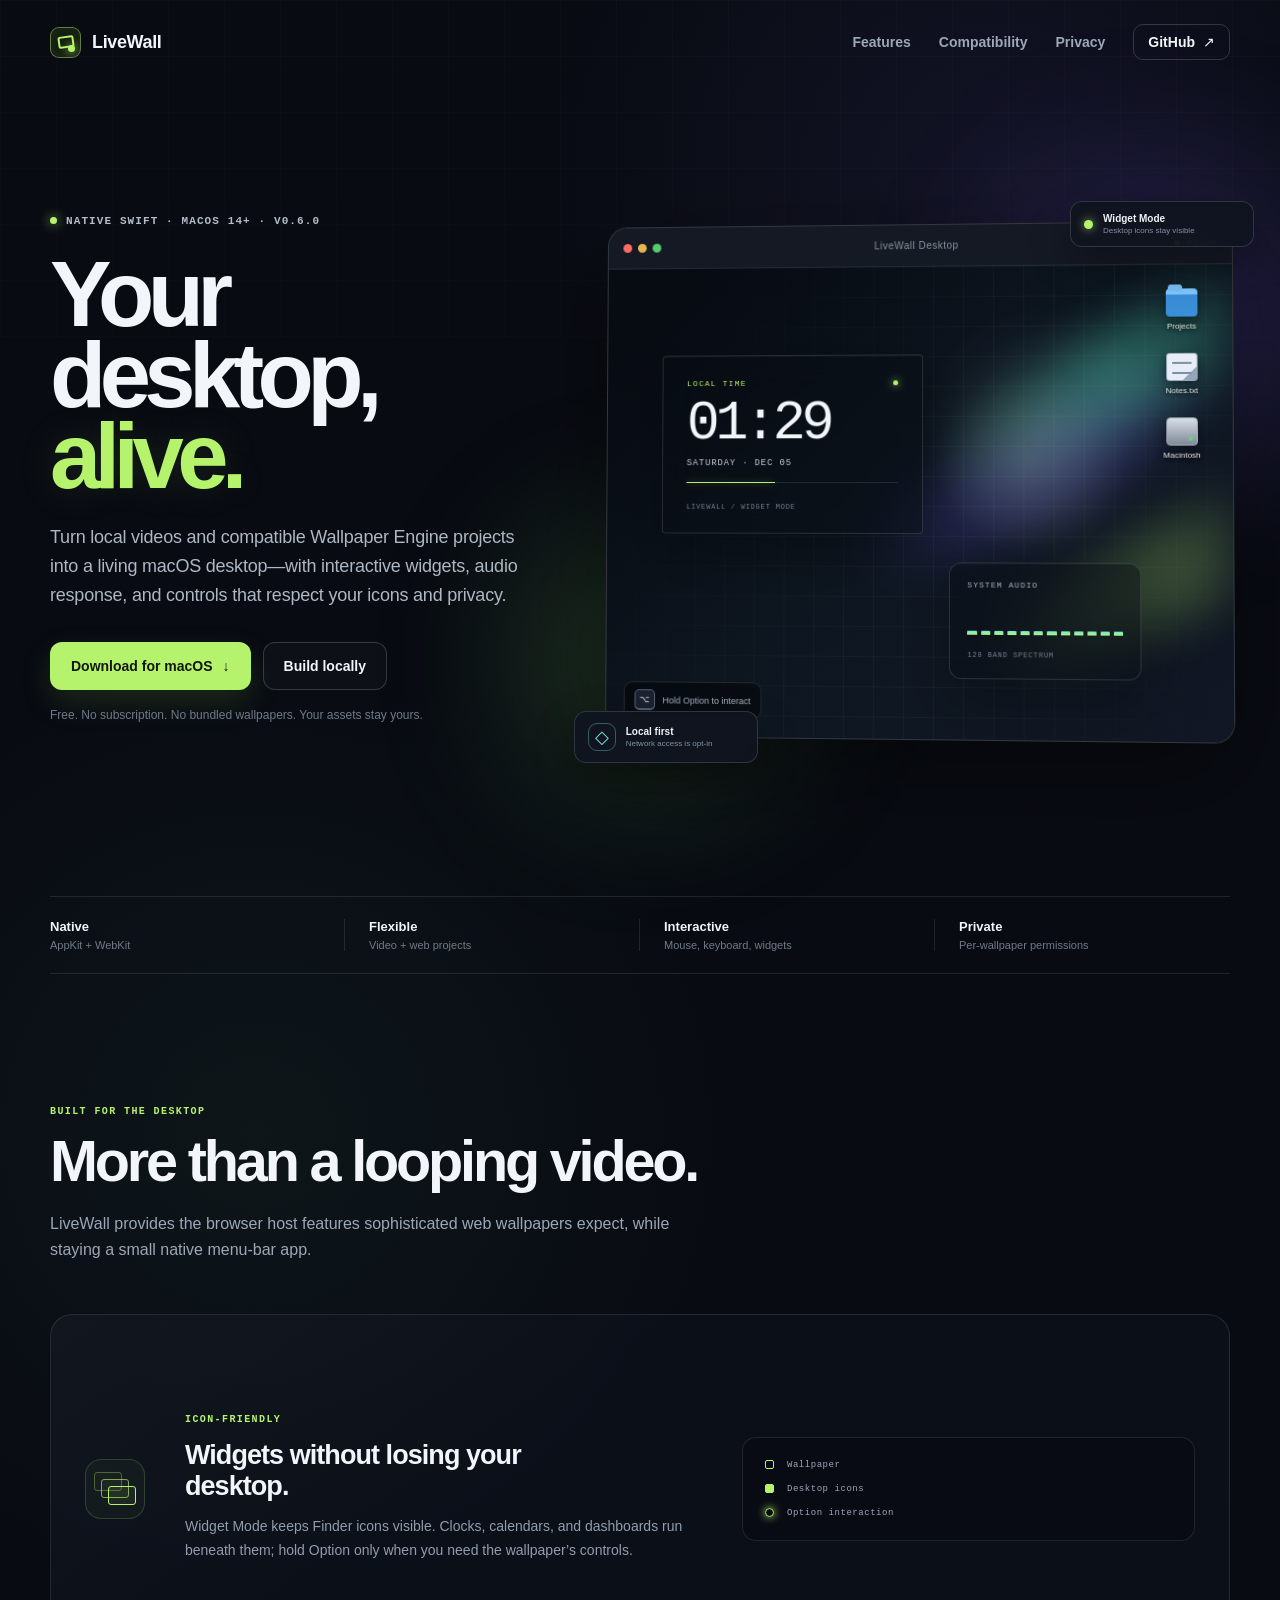
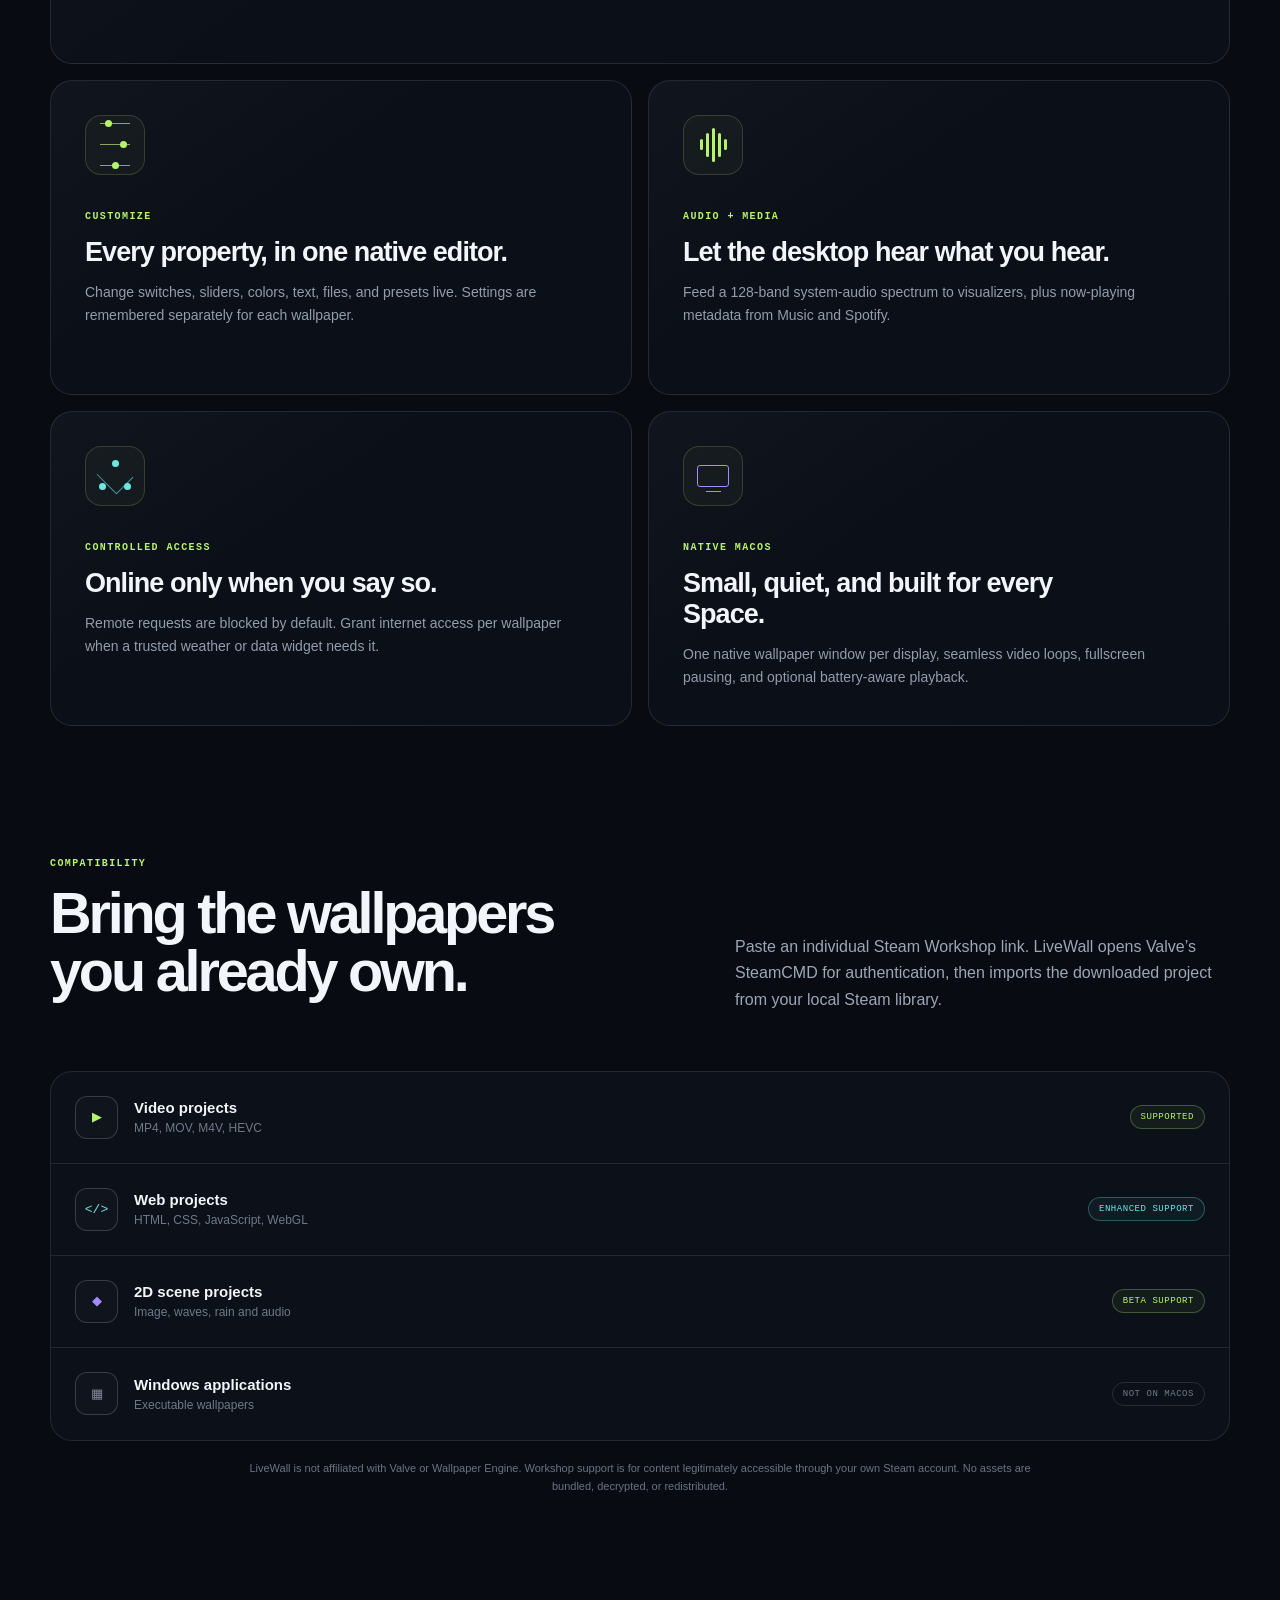
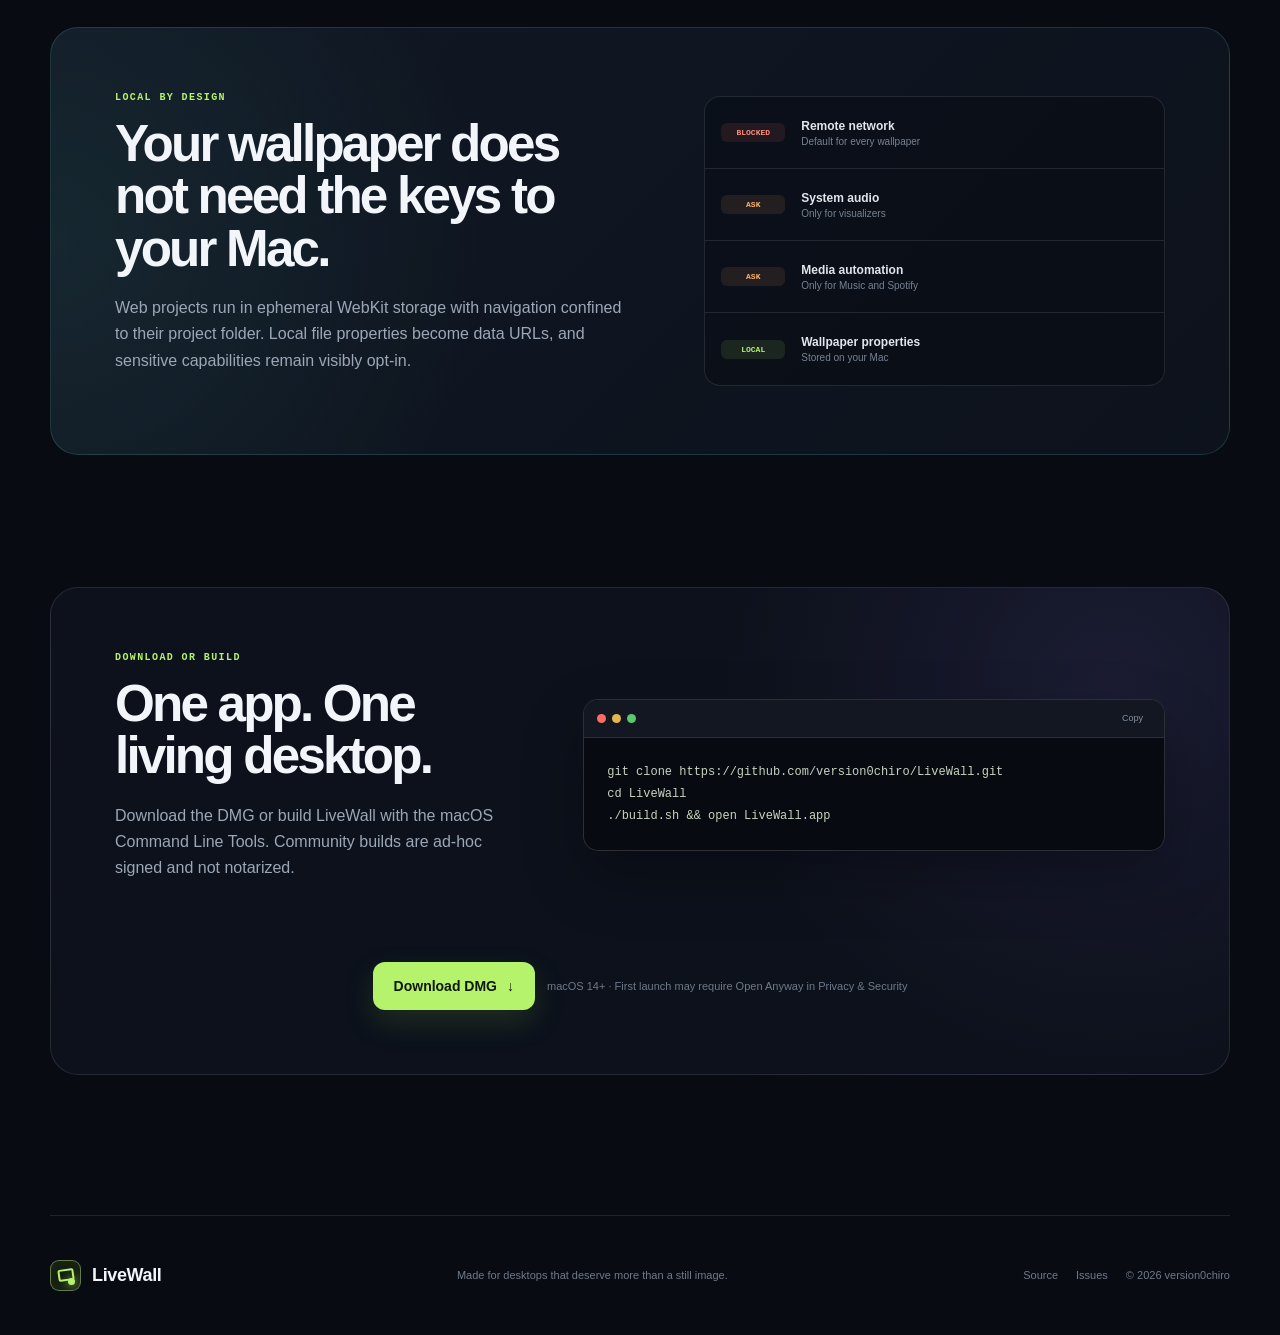
<file: docs/index.html>
<!doctype html>
<html lang="en">
  <head>
    <meta charset="utf-8">
    <meta name="viewport" content="width=device-width, initial-scale=1">
    <meta name="theme-color" content="#080b12">
    <meta
      name="description"
      content="LiveWall is a native macOS live wallpaper player for local videos and compatible Wallpaper Engine projects."
    >
    <meta property="og:title" content="LiveWall — Your desktop, alive.">
    <meta
      property="og:description"
      content="Play local videos and compatible Wallpaper Engine projects on macOS—with widgets, interaction, properties, audio visualization, and privacy controls."
    >
    <meta property="og:type" content="website">
    <meta property="og:url" content="https://version0chiro.github.io/LiveWall/">
    <meta
      property="og:image"
      content="https://version0chiro.github.io/LiveWall/social-preview.svg"
    >
    <meta name="twitter:card" content="summary_large_image">
    <title>LiveWall — Native live wallpapers for macOS</title>
    <link rel="canonical" href="https://version0chiro.github.io/LiveWall/">
    <link rel="icon" href="favicon.svg" type="image/svg+xml">
    <link rel="stylesheet" href="styles.css">
    <script src="script.js" defer></script>
  </head>
  <body>
    <a class="skip-link" href="#main">Skip to content</a>

    <header class="site-header">
      <a class="brand" href="#" aria-label="LiveWall home">
        <span class="brand-mark" aria-hidden="true">
          <span></span>
          <span></span>
        </span>
        <span>LiveWall</span>
      </a>

      <nav aria-label="Primary navigation">
        <a href="#features">Features</a>
        <a href="#compatibility">Compatibility</a>
        <a href="#privacy">Privacy</a>
        <a
          class="nav-github"
          href="https://github.com/version0chiro/LiveWall"
        >
          GitHub
          <span aria-hidden="true">↗</span>
        </a>
      </nav>
    </header>

    <main id="main">
      <section class="hero">
        <div class="hero-copy">
          <div class="eyebrow">
            <span class="status-dot" aria-hidden="true"></span>
            Native Swift · macOS 14+ · v0.6.0
          </div>
          <h1>Your desktop,<br><span>alive.</span></h1>
          <p class="hero-lede">
            Turn local videos and compatible Wallpaper Engine projects into a
            living macOS desktop—with interactive widgets, audio response, and
            controls that respect your icons and privacy.
          </p>
          <div class="hero-actions">
            <a
              class="button button-primary"
              href="https://github.com/version0chiro/LiveWall/releases/latest/download/LiveWall-v0.6.0.dmg"
            >
              Download for macOS
              <span aria-hidden="true">↓</span>
            </a>
            <a class="button button-secondary" href="#install">Build locally</a>
          </div>
          <p class="hero-note">
            Free. No subscription. No bundled wallpapers. Your assets stay
            yours.
          </p>
        </div>

        <div class="hero-visual" aria-label="LiveWall desktop demonstration">
          <div class="ambient ambient-one" aria-hidden="true"></div>
          <div class="ambient ambient-two" aria-hidden="true"></div>

          <div class="mac-frame">
            <div class="mac-toolbar" aria-hidden="true">
              <div class="traffic-lights"><i></i><i></i><i></i></div>
              <span>LiveWall Desktop</span>
              <div class="toolbar-status">
                <i></i>
                Active
              </div>
            </div>

            <div class="demo-desktop" tabindex="0">
              <div class="aurora" aria-hidden="true">
                <span></span>
                <span></span>
                <span></span>
              </div>
              <div class="grid" aria-hidden="true"></div>
              <div class="cursor-glow" aria-hidden="true"></div>

              <div class="desktop-icons" aria-hidden="true">
                <div><i class="folder-icon"></i><span>Projects</span></div>
                <div><i class="file-icon"></i><span>Notes.txt</span></div>
                <div><i class="drive-icon"></i><span>Macintosh</span></div>
              </div>

              <article class="clock-widget">
                <div class="widget-kicker">
                  <span>LOCAL TIME</span>
                  <i></i>
                </div>
                <strong id="demo-time">10:09</strong>
                <p id="demo-date">THURSDAY · OCT 22</p>
                <div class="clock-rule"><span></span></div>
                <small>LIVEWALL / WIDGET MODE</small>
              </article>

              <article class="system-widget">
                <span>SYSTEM AUDIO</span>
                <div class="equalizer" aria-hidden="true">
                  <i></i><i></i><i></i><i></i><i></i><i></i><i></i><i></i>
                  <i></i><i></i><i></i><i></i>
                </div>
                <small>128 BAND SPECTRUM</small>
              </article>

              <div class="interaction-callout">
                <kbd>⌥</kbd>
                <span>Hold Option to interact</span>
              </div>
            </div>
          </div>

          <div class="floating-card mode-card" aria-hidden="true">
            <i></i>
            <span><strong>Widget Mode</strong>Desktop icons stay visible</span>
          </div>
          <div class="floating-card privacy-card" aria-hidden="true">
            <span class="shield">◇</span>
            <span><strong>Local first</strong>Network access is opt-in</span>
          </div>
        </div>
      </section>

      <section class="signal-strip" aria-label="LiveWall highlights">
        <div><strong>Native</strong><span>AppKit + WebKit</span></div>
        <div><strong>Flexible</strong><span>Video + web projects</span></div>
        <div><strong>Interactive</strong><span>Mouse, keyboard, widgets</span></div>
        <div><strong>Private</strong><span>Per-wallpaper permissions</span></div>
      </section>

      <section class="section features" id="features">
        <div class="section-heading">
          <p class="section-label">BUILT FOR THE DESKTOP</p>
          <h2>More than a looping video.</h2>
          <p>
            LiveWall provides the browser host features sophisticated web
            wallpapers expect, while staying a small native menu-bar app.
          </p>
        </div>

        <div class="feature-grid">
          <article class="feature-card feature-wide">
            <div class="feature-icon icon-layers" aria-hidden="true">
              <span></span><span></span><span></span>
            </div>
            <div>
              <p class="card-label">ICON-FRIENDLY</p>
              <h3>Widgets without losing your desktop.</h3>
              <p>
                Widget Mode keeps Finder icons visible. Clocks, calendars, and
                dashboards run beneath them; hold Option only when you need the
                wallpaper’s controls.
              </p>
            </div>
            <div class="mini-mode-demo" aria-hidden="true">
              <div><i></i><span>Wallpaper</span></div>
              <div><i></i><span>Desktop icons</span></div>
              <div><i></i><span>Option interaction</span></div>
            </div>
          </article>

          <article class="feature-card">
            <div class="feature-icon icon-sliders" aria-hidden="true">
              <span></span><span></span><span></span>
            </div>
            <p class="card-label">CUSTOMIZE</p>
            <h3>Every property, in one native editor.</h3>
            <p>
              Change switches, sliders, colors, text, files, and presets live.
              Settings are remembered separately for each wallpaper.
            </p>
          </article>

          <article class="feature-card">
            <div class="feature-icon icon-wave" aria-hidden="true">
              <i></i><i></i><i></i><i></i><i></i>
            </div>
            <p class="card-label">AUDIO + MEDIA</p>
            <h3>Let the desktop hear what you hear.</h3>
            <p>
              Feed a 128-band system-audio spectrum to visualizers, plus
              now-playing metadata from Music and Spotify.
            </p>
          </article>

          <article class="feature-card">
            <div class="feature-icon icon-network" aria-hidden="true">
              <i></i><i></i><i></i><span></span>
            </div>
            <p class="card-label">CONTROLLED ACCESS</p>
            <h3>Online only when you say so.</h3>
            <p>
              Remote requests are blocked by default. Grant internet access per
              wallpaper when a trusted weather or data widget needs it.
            </p>
          </article>

          <article class="feature-card">
            <div class="feature-icon icon-display" aria-hidden="true">
              <span></span><i></i>
            </div>
            <p class="card-label">NATIVE MACOS</p>
            <h3>Small, quiet, and built for every Space.</h3>
            <p>
              One native wallpaper window per display, seamless video loops,
              fullscreen pausing, and optional battery-aware playback.
            </p>
          </article>
        </div>
      </section>

      <section class="section compatibility" id="compatibility">
        <div class="section-heading split-heading">
          <div>
            <p class="section-label">COMPATIBILITY</p>
            <h2>Bring the wallpapers you already own.</h2>
          </div>
          <p>
            Paste an individual Steam Workshop link. LiveWall opens Valve’s
            SteamCMD for authentication, then imports the downloaded project
            from your local Steam library.
          </p>
        </div>

        <div class="compatibility-panel">
          <div class="compat-row">
            <div class="compat-name">
              <span class="compat-icon video-symbol">▶</span>
              <span><strong>Video projects</strong>MP4, MOV, M4V, HEVC</span>
            </div>
            <span class="pill supported">Supported</span>
          </div>
          <div class="compat-row">
            <div class="compat-name">
              <span class="compat-icon web-symbol">&lt;/&gt;</span>
              <span><strong>Web projects</strong>HTML, CSS, JavaScript, WebGL</span>
            </div>
            <span class="pill enhanced">Enhanced support</span>
          </div>
          <div class="compat-row">
            <div class="compat-name">
              <span class="compat-icon scene-symbol">◆</span>
              <span><strong>2D scene projects</strong>Image, waves, rain and audio</span>
            </div>
            <span class="pill supported">Beta support</span>
          </div>
          <div class="compat-row">
            <div class="compat-name">
              <span class="compat-icon app-symbol">▦</span>
              <span><strong>Windows applications</strong>Executable wallpapers</span>
            </div>
            <span class="pill unavailable">Not on macOS</span>
          </div>
        </div>

        <p class="legal-note">
          LiveWall is not affiliated with Valve or Wallpaper Engine. Workshop
          support is for content legitimately accessible through your own Steam
          account. No assets are bundled, decrypted, or redistributed.
        </p>
      </section>

      <section class="section privacy-section" id="privacy">
        <div class="privacy-panel">
          <div class="privacy-copy">
            <p class="section-label">LOCAL BY DESIGN</p>
            <h2>Your wallpaper does not need the keys to your Mac.</h2>
            <p>
              Web projects run in ephemeral WebKit storage with navigation
              confined to their project folder. Local file properties become
              data URLs, and sensitive capabilities remain visibly opt-in.
            </p>
          </div>
          <div class="permission-list">
            <div>
              <span class="permission-state blocked">Blocked</span>
              <p><strong>Remote network</strong>Default for every wallpaper</p>
            </div>
            <div>
              <span class="permission-state ask">Ask</span>
              <p><strong>System audio</strong>Only for visualizers</p>
            </div>
            <div>
              <span class="permission-state ask">Ask</span>
              <p><strong>Media automation</strong>Only for Music and Spotify</p>
            </div>
            <div>
              <span class="permission-state local">Local</span>
              <p><strong>Wallpaper properties</strong>Stored on your Mac</p>
            </div>
          </div>
        </div>
      </section>

      <section class="section install" id="install">
        <div class="install-card">
          <div>
            <p class="section-label">DOWNLOAD OR BUILD</p>
            <h2>One app. One living desktop.</h2>
            <p>
              Download the DMG or build LiveWall with the macOS Command Line
              Tools. Community builds are ad-hoc signed and not notarized.
            </p>
          </div>
          <div class="terminal">
            <div class="terminal-bar">
              <span><i></i><i></i><i></i></span>
              <button id="copy-command" type="button">Copy</button>
            </div>
            <pre><code id="build-command">git clone https://github.com/version0chiro/LiveWall.git
cd LiveWall
./build.sh &amp;&amp; open LiveWall.app</code></pre>
          </div>
          <div class="install-actions">
            <a
              class="button button-primary"
              href="https://github.com/version0chiro/LiveWall/releases/latest/download/LiveWall-v0.6.0.dmg"
            >
              Download DMG
              <span aria-hidden="true">↓</span>
            </a>
            <span>macOS 14+ · First launch may require Open Anyway in Privacy &amp; Security</span>
          </div>
        </div>
      </section>
    </main>

    <footer>
      <a class="brand footer-brand" href="#">
        <span class="brand-mark" aria-hidden="true">
          <span></span>
          <span></span>
        </span>
        <span>LiveWall</span>
      </a>
      <p>Made for desktops that deserve more than a still image.</p>
      <div>
        <a href="https://github.com/version0chiro/LiveWall">Source</a>
        <a href="https://github.com/version0chiro/LiveWall/issues">Issues</a>
        <span>© <span id="year">2026</span> version0chiro</span>
      </div>
    </footer>
  </body>
</html>
</file>
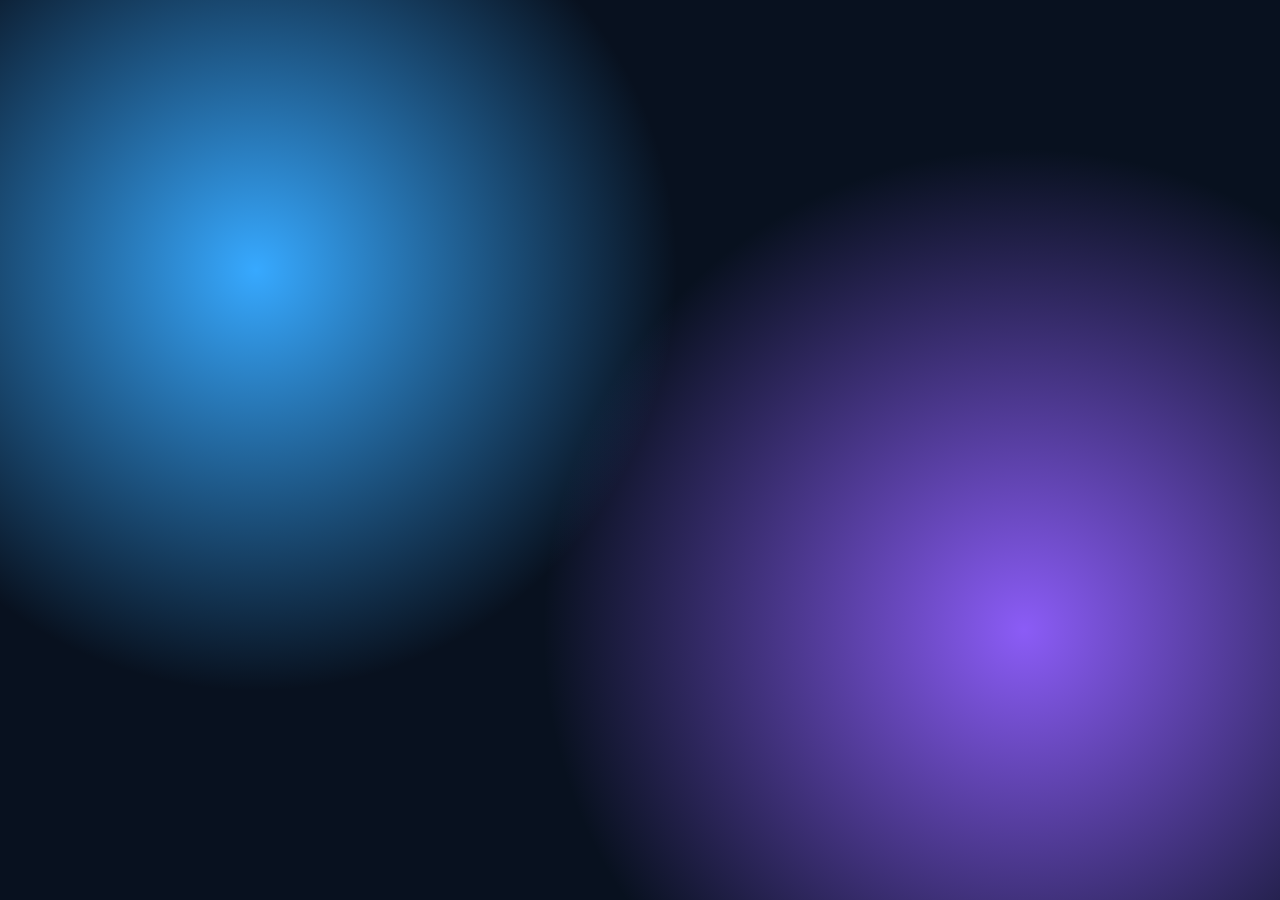
<file: Tests/Fixtures/WebWallpaper/index.html>
<!doctype html>
<html lang="en">
<head>
  <meta charset="utf-8">
  <meta name="viewport" content="width=device-width, initial-scale=1">
  <title>LiveWall Web Smoke Test</title>
  <style>
    html, body {
      width: 100%;
      height: 100%;
      margin: 0;
      overflow: hidden;
      background: #08111f;
    }
    body {
      background:
        radial-gradient(circle at 20% 30%, #37a9ff 0, transparent 35%),
        radial-gradient(circle at 80% 70%, #8b5cf6 0, transparent 40%),
        #08111f;
      animation: drift 3s ease-in-out infinite alternate;
    }
    @keyframes drift {
      from { filter: hue-rotate(0deg); transform: scale(1); }
      to { filter: hue-rotate(35deg); transform: scale(1.05); }
    }
  </style>
</head>
<body>
  <script>
    window.wallpaperPropertyListener = {
      applyUserProperties(properties) {
        document.body.dataset.propertyCount = Object.keys(properties || {}).length;
      }
    };
  </script>
</body>
</html>
</file>
<file: docs/styles.css>
:root {
  color-scheme: dark;
  --bg: #080b12;
  --bg-soft: #0d111b;
  --panel: rgba(18, 24, 37, 0.78);
  --panel-solid: #121825;
  --line: rgba(255, 255, 255, 0.1);
  --line-strong: rgba(255, 255, 255, 0.17);
  --text: #f2f5f9;
  --muted: #9ca7b7;
  --dim: #6f7a89;
  --lime: #b6f36d;
  --lime-bright: #d3ff9f;
  --cyan: #6ee7e3;
  --purple: #a38bff;
  --orange: #ffb36b;
  --radius: 22px;
  --shadow: 0 32px 100px rgba(0, 0, 0, 0.46);
}

* {
  box-sizing: border-box;
}

html {
  max-width: 100%;
  overflow-x: hidden;
  scroll-behavior: smooth;
  scroll-padding-top: 92px;
}

body {
  max-width: 100%;
  margin: 0;
  overflow-x: hidden;
  background:
    radial-gradient(circle at 78% 4%, rgba(91, 76, 170, 0.13), transparent 28rem),
    radial-gradient(circle at 20% 25%, rgba(82, 151, 116, 0.08), transparent 30rem),
    var(--bg);
  color: var(--text);
  font-family:
    Inter, ui-sans-serif, -apple-system, BlinkMacSystemFont, "SF Pro Display",
    "Segoe UI", sans-serif;
  -webkit-font-smoothing: antialiased;
}

body::before {
  position: fixed;
  z-index: -1;
  inset: 0;
  background-image:
    linear-gradient(rgba(255, 255, 255, 0.018) 1px, transparent 1px),
    linear-gradient(90deg, rgba(255, 255, 255, 0.018) 1px, transparent 1px);
  background-size: 56px 56px;
  mask-image: linear-gradient(to bottom, black, transparent 75%);
  content: "";
  pointer-events: none;
}

a {
  color: inherit;
  text-decoration: none;
}

button,
a {
  -webkit-tap-highlight-color: transparent;
}

.skip-link {
  position: fixed;
  z-index: 100;
  top: 10px;
  left: 10px;
  padding: 10px 14px;
  border-radius: 8px;
  background: var(--lime);
  color: #10150a;
  transform: translateY(-150%);
}

.skip-link:focus {
  transform: none;
}

.site-header {
  position: relative;
  z-index: 20;
  display: flex;
  width: min(1180px, calc(100% - 48px));
  height: 84px;
  margin: 0 auto;
  align-items: center;
  justify-content: space-between;
}

.brand {
  display: inline-flex;
  align-items: center;
  gap: 11px;
  font-size: 18px;
  font-weight: 750;
  letter-spacing: -0.02em;
}

.brand-mark {
  position: relative;
  display: grid;
  width: 31px;
  height: 31px;
  place-items: center;
  overflow: hidden;
  border: 1px solid rgba(211, 255, 159, 0.42);
  border-radius: 9px;
  background: #11190e;
  box-shadow: inset 0 0 18px rgba(182, 243, 109, 0.08);
}

.brand-mark span:first-child {
  width: 16px;
  height: 12px;
  border: 2px solid var(--lime);
  border-radius: 2px;
  transform: rotate(-8deg);
}

.brand-mark span:last-child {
  position: absolute;
  right: 5px;
  bottom: 5px;
  width: 7px;
  height: 7px;
  border-radius: 50%;
  background: var(--lime);
  box-shadow: 0 0 10px var(--lime);
}

nav {
  display: flex;
  align-items: center;
  gap: 28px;
  color: var(--muted);
  font-size: 14px;
  font-weight: 550;
}

nav a {
  transition: color 180ms ease;
}

nav a:hover,
nav a:focus-visible {
  color: var(--text);
}

.nav-github {
  display: flex;
  padding: 9px 14px;
  border: 1px solid var(--line-strong);
  border-radius: 10px;
  align-items: center;
  gap: 8px;
  color: var(--text);
}

.hero {
  position: relative;
  display: grid;
  width: min(1180px, calc(100% - 48px));
  min-height: 690px;
  margin: 52px auto 70px;
  grid-template-columns: 0.88fr 1.12fr;
  align-items: center;
  gap: 58px;
}

.hero-copy {
  position: relative;
  z-index: 2;
  padding-bottom: 30px;
}

.eyebrow {
  display: inline-flex;
  margin-bottom: 27px;
  align-items: center;
  gap: 9px;
  color: #b3bdca;
  font-family: ui-monospace, "SFMono-Regular", Menlo, monospace;
  font-size: 11px;
  font-weight: 650;
  letter-spacing: 0.1em;
  text-transform: uppercase;
}

.status-dot {
  width: 7px;
  height: 7px;
  border-radius: 50%;
  background: var(--lime);
  box-shadow: 0 0 12px rgba(182, 243, 109, 0.9);
}

h1,
h2,
h3,
p {
  margin-top: 0;
}

h1 {
  margin-bottom: 26px;
  font-size: clamp(58px, 7.2vw, 98px);
  font-weight: 730;
  letter-spacing: -0.072em;
  line-height: 0.88;
}

h1 span {
  color: var(--lime);
  text-shadow: 0 0 40px rgba(182, 243, 109, 0.13);
}

.hero-lede {
  max-width: 520px;
  margin-bottom: 31px;
  color: #aeb7c4;
  font-size: 18px;
  letter-spacing: -0.012em;
  line-height: 1.62;
}

.hero-actions,
.install-actions {
  display: flex;
  align-items: center;
  gap: 12px;
  flex-wrap: wrap;
}

.button {
  display: inline-flex;
  min-height: 48px;
  padding: 0 20px;
  border: 1px solid transparent;
  border-radius: 12px;
  align-items: center;
  justify-content: center;
  gap: 10px;
  font-size: 14px;
  font-weight: 700;
  transition:
    transform 180ms ease,
    background 180ms ease,
    border-color 180ms ease;
}

.button:hover {
  transform: translateY(-2px);
}

.button:focus-visible,
button:focus-visible,
a:focus-visible {
  outline: 2px solid var(--lime);
  outline-offset: 3px;
}

.button-primary {
  background: var(--lime);
  color: #11170c;
  box-shadow: 0 12px 30px rgba(127, 183, 66, 0.17);
}

.button-primary:hover {
  background: var(--lime-bright);
}

.button-secondary {
  border-color: var(--line-strong);
  background: rgba(255, 255, 255, 0.025);
  color: var(--text);
}

.button-secondary:hover {
  border-color: rgba(255, 255, 255, 0.28);
  background: rgba(255, 255, 255, 0.05);
}

.hero-note {
  margin: 18px 0 0;
  color: var(--dim);
  font-size: 12px;
}

.hero-visual {
  position: relative;
  z-index: 1;
  min-width: 0;
  perspective: 1000px;
}

.ambient {
  position: absolute;
  border-radius: 50%;
  filter: blur(80px);
  opacity: 0.28;
  pointer-events: none;
}

.ambient-one {
  top: -50px;
  right: -80px;
  width: 300px;
  height: 300px;
  background: #6652cb;
}

.ambient-two {
  bottom: -50px;
  left: -80px;
  width: 260px;
  height: 260px;
  background: #62a74d;
}

.mac-frame {
  position: relative;
  z-index: 2;
  overflow: hidden;
  border: 1px solid rgba(255, 255, 255, 0.18);
  border-radius: 20px;
  background: #080b12;
  box-shadow:
    var(--shadow),
    inset 0 1px rgba(255, 255, 255, 0.08);
  transform: rotateY(-2.5deg) rotateX(1deg);
}

.mac-toolbar {
  display: grid;
  height: 42px;
  padding: 0 15px;
  border-bottom: 1px solid rgba(255, 255, 255, 0.08);
  background: rgba(22, 27, 39, 0.92);
  grid-template-columns: 1fr auto 1fr;
  align-items: center;
  color: #8993a2;
  font-size: 10px;
  letter-spacing: 0.05em;
}

.traffic-lights {
  display: flex;
  gap: 6px;
}

.traffic-lights i,
.terminal-bar i {
  width: 9px;
  height: 9px;
  border-radius: 50%;
  background: #38404d;
}

.traffic-lights i:first-child,
.terminal-bar i:first-child {
  background: #ff6b61;
}

.traffic-lights i:nth-child(2),
.terminal-bar i:nth-child(2) {
  background: #e6b64e;
}

.traffic-lights i:last-child,
.terminal-bar i:last-child {
  background: #58c96d;
}

.toolbar-status {
  display: flex;
  justify-self: end;
  align-items: center;
  gap: 6px;
  color: #8ba976;
}

.toolbar-status i {
  width: 5px;
  height: 5px;
  border-radius: 50%;
  background: var(--lime);
}

.demo-desktop {
  --pointer-x: 68%;
  --pointer-y: 42%;
  position: relative;
  height: 472px;
  overflow: hidden;
  background:
    radial-gradient(circle at 70% 34%, rgba(86, 105, 121, 0.25), transparent 22%),
    linear-gradient(135deg, #070b12 10%, #0e1721 54%, #111724 100%);
  outline: none;
}

.grid {
  position: absolute;
  inset: 0;
  background-image:
    linear-gradient(rgba(211, 255, 159, 0.045) 1px, transparent 1px),
    linear-gradient(90deg, rgba(211, 255, 159, 0.045) 1px, transparent 1px);
  background-size: 30px 30px;
  mask-image: linear-gradient(115deg, transparent 10%, black 60%, transparent);
}

.aurora {
  position: absolute;
  inset: 0;
  overflow: hidden;
  filter: blur(24px);
  opacity: 0.74;
}

.aurora span {
  position: absolute;
  width: 420px;
  height: 90px;
  border-radius: 50%;
  mix-blend-mode: screen;
  transform: rotate(-28deg);
  animation: aurora-drift 9s ease-in-out infinite alternate;
}

.aurora span:first-child {
  top: 65px;
  right: -100px;
  background: linear-gradient(90deg, transparent, rgba(82, 224, 189, 0.55), transparent);
}

.aurora span:nth-child(2) {
  top: 160px;
  right: -20px;
  background: linear-gradient(90deg, transparent, rgba(104, 81, 224, 0.5), transparent);
  animation-delay: -3s;
}

.aurora span:last-child {
  top: 260px;
  right: -150px;
  background: linear-gradient(90deg, transparent, rgba(182, 243, 109, 0.34), transparent);
  animation-delay: -6s;
}

@keyframes aurora-drift {
  to {
    transform: translate(-50px, 35px) rotate(-20deg) scaleX(1.1);
  }
}

.cursor-glow {
  position: absolute;
  top: var(--pointer-y);
  left: var(--pointer-x);
  width: 200px;
  height: 200px;
  border-radius: 50%;
  background: radial-gradient(circle, rgba(182, 243, 109, 0.13), transparent 67%);
  transform: translate(-50%, -50%);
  transition:
    top 90ms linear,
    left 90ms linear;
  pointer-events: none;
}

.desktop-icons {
  position: absolute;
  z-index: 5;
  top: 24px;
  right: 18px;
  display: flex;
  flex-direction: column;
  gap: 22px;
  transition:
    opacity 180ms ease,
    transform 180ms ease;
}

.desktop-icons > div {
  display: flex;
  width: 64px;
  flex-direction: column;
  align-items: center;
  gap: 5px;
  color: white;
  font-size: 8px;
  text-align: center;
  text-shadow: 0 1px 4px black;
}

.desktop-icons i {
  position: relative;
  display: block;
  width: 31px;
  height: 28px;
  filter: drop-shadow(0 4px 6px rgba(0, 0, 0, 0.45));
}

.folder-icon {
  border-radius: 4px;
  background: linear-gradient(#7fc6ff 20%, #3a8ed7 21%);
}

.folder-icon::before {
  position: absolute;
  top: -4px;
  left: 2px;
  width: 14px;
  height: 7px;
  border-radius: 3px 3px 0 0;
  background: #77bdf2;
  content: "";
}

.file-icon {
  border: 1px solid #98a7ba;
  border-radius: 3px;
  background: linear-gradient(135deg, #e7edf6 75%, #96a5b9 76%);
}

.file-icon::after {
  position: absolute;
  right: 5px;
  bottom: 6px;
  left: 5px;
  height: 8px;
  border-top: 2px solid #7890a8;
  border-bottom: 2px solid #7890a8;
  content: "";
}

.drive-icon {
  border: 1px solid #a3acba;
  border-radius: 4px;
  background: linear-gradient(#d8dee7, #7f8a99);
}

.drive-icon::after {
  position: absolute;
  right: 4px;
  bottom: 4px;
  width: 4px;
  height: 4px;
  border-radius: 50%;
  background: #65dc78;
  content: "";
}

.clock-widget,
.system-widget {
  position: absolute;
  z-index: 3;
  border: 1px solid rgba(255, 255, 255, 0.13);
  background: rgba(8, 12, 19, 0.44);
  box-shadow:
    0 22px 60px rgba(0, 0, 0, 0.28),
    inset 0 1px rgba(255, 255, 255, 0.04);
  backdrop-filter: blur(14px);
}

.clock-widget {
  top: 88px;
  left: 56px;
  width: 264px;
  padding: 23px 24px 20px;
  border-radius: 4px;
}

.widget-kicker {
  display: flex;
  margin-bottom: 8px;
  align-items: center;
  justify-content: space-between;
  color: var(--lime);
  font-family: ui-monospace, "SFMono-Regular", Menlo, monospace;
  font-size: 8px;
  letter-spacing: 0.16em;
}

.widget-kicker i {
  width: 5px;
  height: 5px;
  border-radius: 50%;
  background: var(--lime);
  box-shadow: 0 0 8px var(--lime);
}

.clock-widget strong {
  display: block;
  font-family: ui-monospace, "SFMono-Regular", Menlo, monospace;
  font-size: 56px;
  font-weight: 300;
  letter-spacing: -0.08em;
  line-height: 1;
}

.clock-widget p {
  margin: 7px 0 14px;
  color: #c5ccd6;
  font-family: ui-monospace, "SFMono-Regular", Menlo, monospace;
  font-size: 9px;
  letter-spacing: 0.1em;
}

.clock-rule {
  height: 1px;
  margin-bottom: 12px;
  background: rgba(255, 255, 255, 0.1);
}

.clock-rule span {
  display: block;
  width: 42%;
  height: 1px;
  background: var(--lime);
  box-shadow: 0 0 7px rgba(182, 243, 109, 0.45);
}

.clock-widget small,
.system-widget small {
  color: #738091;
  font-family: ui-monospace, "SFMono-Regular", Menlo, monospace;
  font-size: 7px;
  letter-spacing: 0.12em;
}

.system-widget {
  right: 90px;
  bottom: 60px;
  width: 190px;
  padding: 17px;
  border-radius: 12px;
}

.system-widget > span {
  display: block;
  margin-bottom: 11px;
  color: #aab4c2;
  font-family: ui-monospace, "SFMono-Regular", Menlo, monospace;
  font-size: 8px;
  letter-spacing: 0.13em;
}

.equalizer {
  display: flex;
  height: 34px;
  margin-bottom: 8px;
  align-items: end;
  gap: 4px;
}

.equalizer i {
  width: 100%;
  min-height: 4px;
  border-radius: 1px 1px 0 0;
  background: linear-gradient(to top, var(--lime), var(--cyan));
  animation: equalize 1.3s ease-in-out infinite alternate;
}

.equalizer i:nth-child(3n) {
  animation-delay: -0.8s;
}

.equalizer i:nth-child(3n + 1) {
  animation-delay: -0.3s;
}

@keyframes equalize {
  from { height: 18%; }
  to { height: 96%; }
}

.interaction-callout {
  position: absolute;
  z-index: 7;
  bottom: 18px;
  left: 18px;
  display: flex;
  padding: 7px 10px;
  border: 1px solid rgba(255, 255, 255, 0.12);
  border-radius: 9px;
  align-items: center;
  gap: 8px;
  background: rgba(5, 8, 13, 0.68);
  color: #aab4c1;
  font-size: 9px;
  backdrop-filter: blur(12px);
}

kbd {
  display: grid;
  width: 21px;
  height: 21px;
  border: 1px solid #586273;
  border-bottom-width: 2px;
  border-radius: 5px;
  place-items: center;
  background: #1b2230;
  color: white;
  font-family: inherit;
}

.demo-desktop.option-active .desktop-icons {
  opacity: 0.18;
  transform: translateX(4px);
}

.demo-desktop.option-active .interaction-callout {
  border-color: rgba(182, 243, 109, 0.42);
  color: var(--lime-bright);
}

.floating-card {
  position: absolute;
  z-index: 4;
  display: flex;
  min-width: 184px;
  padding: 11px 13px;
  border: 1px solid rgba(255, 255, 255, 0.14);
  border-radius: 12px;
  align-items: center;
  gap: 10px;
  background: rgba(16, 21, 32, 0.9);
  box-shadow: 0 16px 40px rgba(0, 0, 0, 0.32);
  backdrop-filter: blur(16px);
}

.floating-card strong {
  display: block;
  margin-bottom: 2px;
  color: #eef3f7;
  font-size: 10px;
}

.floating-card span {
  color: #8490a1;
  font-size: 8px;
}

.mode-card {
  top: -22px;
  right: -24px;
}

.mode-card > i {
  width: 9px;
  height: 9px;
  border-radius: 50%;
  background: var(--lime);
  box-shadow: 0 0 10px rgba(182, 243, 109, 0.7);
}

.privacy-card {
  bottom: -24px;
  left: -28px;
}

.shield {
  display: grid;
  width: 28px;
  height: 28px;
  border: 1px solid rgba(110, 231, 227, 0.35);
  border-radius: 9px;
  place-items: center;
  color: var(--cyan) !important;
  font-size: 18px !important;
}

.signal-strip {
  display: grid;
  width: min(1180px, calc(100% - 48px));
  margin: 0 auto;
  padding: 22px 0;
  border-top: 1px solid var(--line);
  border-bottom: 1px solid var(--line);
  grid-template-columns: repeat(4, 1fr);
}

.signal-strip > div {
  display: flex;
  min-width: 0;
  padding: 0 24px;
  border-right: 1px solid var(--line);
  flex-direction: column;
  gap: 5px;
}

.signal-strip > div:first-child {
  padding-left: 0;
}

.signal-strip > div:last-child {
  border-right: 0;
}

.signal-strip strong {
  font-size: 13px;
}

.signal-strip span {
  overflow: hidden;
  color: var(--dim);
  font-size: 11px;
  text-overflow: ellipsis;
  white-space: nowrap;
}

.section {
  width: min(1180px, calc(100% - 48px));
  margin: 0 auto;
  padding: 132px 0 0;
}

.section-heading {
  max-width: 670px;
  margin-bottom: 50px;
}

.section-label,
.card-label {
  margin-bottom: 15px;
  color: var(--lime);
  font-family: ui-monospace, "SFMono-Regular", Menlo, monospace;
  font-size: 10px;
  font-weight: 700;
  letter-spacing: 0.14em;
}

.section-heading h2,
.privacy-copy h2,
.install-card h2 {
  margin-bottom: 20px;
  font-size: clamp(38px, 4.5vw, 62px);
  font-weight: 700;
  letter-spacing: -0.055em;
  line-height: 1.02;
}

.section-heading > p:last-child,
.split-heading > p,
.privacy-copy > p:last-child,
.install-card > div:first-child > p:last-child {
  color: var(--muted);
  font-size: 16px;
  line-height: 1.65;
}

.feature-grid {
  display: grid;
  grid-template-columns: repeat(2, 1fr);
  gap: 16px;
}

.feature-card {
  position: relative;
  min-height: 315px;
  overflow: hidden;
  padding: 34px;
  border: 1px solid var(--line);
  border-radius: var(--radius);
  background:
    linear-gradient(145deg, rgba(255, 255, 255, 0.025), transparent 40%),
    rgba(14, 19, 29, 0.68);
  transition:
    border-color 220ms ease,
    transform 220ms ease;
}

.feature-card:hover {
  border-color: rgba(255, 255, 255, 0.18);
  transform: translateY(-3px);
}

.feature-wide {
  display: grid;
  min-height: 350px;
  grid-column: 1 / -1;
  grid-template-columns: 76px 1fr 0.85fr;
  align-items: center;
  gap: 24px;
}

.feature-card h3 {
  max-width: 440px;
  margin-bottom: 13px;
  font-size: 27px;
  font-weight: 650;
  letter-spacing: -0.035em;
}

.feature-card > p:last-child,
.feature-card > div > p:last-child {
  max-width: 520px;
  margin-bottom: 0;
  color: #929dad;
  font-size: 14px;
  line-height: 1.7;
}

.feature-icon {
  position: relative;
  display: grid;
  width: 60px;
  height: 60px;
  margin-bottom: 36px;
  border: 1px solid rgba(182, 243, 109, 0.18);
  border-radius: 16px;
  place-items: center;
  background: rgba(182, 243, 109, 0.035);
}

.feature-wide .feature-icon {
  margin: 0;
}

.icon-layers span {
  position: absolute;
  width: 28px;
  height: 19px;
  border: 1px solid var(--lime);
  border-radius: 3px;
  background: rgba(182, 243, 109, 0.06);
}

.icon-layers span:first-child { transform: translate(-7px, -7px); opacity: 0.35; }
.icon-layers span:nth-child(2) { transform: translate(0); opacity: 0.65; }
.icon-layers span:last-child { transform: translate(7px, 7px); }

.icon-sliders {
  gap: 5px;
}

.icon-sliders span {
  position: relative;
  width: 30px;
  height: 1px;
  background: #8ca467;
}

.icon-sliders span::after {
  position: absolute;
  top: -3px;
  width: 7px;
  height: 7px;
  border-radius: 50%;
  background: var(--lime);
  content: "";
}

.icon-sliders span:first-child::after { left: 5px; }
.icon-sliders span:nth-child(2)::after { right: 3px; }
.icon-sliders span:last-child::after { left: 12px; }

.icon-wave {
  display: flex;
  align-items: center;
  justify-content: center;
  gap: 3px;
}

.icon-wave i {
  width: 3px;
  border-radius: 2px;
  background: var(--lime);
}

.icon-wave i:first-child,
.icon-wave i:last-child { height: 11px; }
.icon-wave i:nth-child(2),
.icon-wave i:nth-child(4) { height: 24px; }
.icon-wave i:nth-child(3) { height: 34px; }

.icon-network i {
  position: absolute;
  width: 7px;
  height: 7px;
  border-radius: 50%;
  background: var(--cyan);
}

.icon-network i:first-child { top: 13px; left: 26px; }
.icon-network i:nth-child(2) { right: 13px; bottom: 15px; }
.icon-network i:nth-child(3) { bottom: 15px; left: 13px; }
.icon-network span {
  width: 28px;
  height: 24px;
  border-right: 1px solid rgba(110, 231, 227, 0.6);
  border-bottom: 1px solid rgba(110, 231, 227, 0.6);
  transform: rotate(45deg);
}

.icon-display span {
  width: 32px;
  height: 22px;
  border: 1px solid var(--purple);
  border-radius: 3px;
}

.icon-display i {
  position: absolute;
  bottom: 13px;
  width: 15px;
  height: 1px;
  background: var(--purple);
}

.mini-mode-demo {
  display: flex;
  padding: 22px;
  border: 1px solid var(--line);
  border-radius: 14px;
  flex-direction: column;
  gap: 14px;
  background: rgba(5, 8, 13, 0.42);
}

.mini-mode-demo div {
  display: grid;
  grid-template-columns: 12px 1fr;
  align-items: center;
  gap: 10px;
  color: #9ca7b7;
  font-family: ui-monospace, "SFMono-Regular", Menlo, monospace;
  font-size: 9px;
  letter-spacing: 0.06em;
}

.mini-mode-demo i {
  display: block;
  width: 9px;
  height: 9px;
  border: 1px solid var(--lime);
  border-radius: 2px;
}

.mini-mode-demo div:nth-child(2) i {
  background: var(--lime);
}

.mini-mode-demo div:last-child i {
  border-radius: 50%;
  box-shadow: 0 0 8px var(--lime);
}

.split-heading {
  display: grid;
  max-width: none;
  grid-template-columns: 1.1fr 0.9fr;
  align-items: end;
  gap: 80px;
}

.split-heading > p {
  margin-bottom: 8px;
}

.compatibility-panel {
  overflow: hidden;
  border: 1px solid var(--line);
  border-radius: var(--radius);
  background: rgba(13, 18, 28, 0.72);
}

.compat-row {
  display: flex;
  min-height: 92px;
  padding: 18px 24px;
  border-bottom: 1px solid var(--line);
  align-items: center;
  justify-content: space-between;
  gap: 20px;
}

.compat-row:last-child {
  border-bottom: 0;
}

.compat-name {
  display: flex;
  align-items: center;
  gap: 16px;
}

.compat-name > span:last-child {
  display: flex;
  flex-direction: column;
  gap: 5px;
  color: var(--dim);
  font-size: 12px;
}

.compat-name strong {
  color: var(--text);
  font-size: 15px;
}

.compat-icon {
  display: grid;
  width: 43px;
  height: 43px;
  border: 1px solid var(--line-strong);
  border-radius: 12px;
  place-items: center;
  background: rgba(255, 255, 255, 0.025);
  color: var(--lime);
  font-family: ui-monospace, "SFMono-Regular", Menlo, monospace;
  font-size: 13px;
}

.web-symbol { color: var(--cyan); }
.scene-symbol { color: var(--purple); }
.app-symbol { color: #8490a0; }

.pill {
  flex: 0 0 auto;
  padding: 6px 10px;
  border: 1px solid;
  border-radius: 999px;
  font-family: ui-monospace, "SFMono-Regular", Menlo, monospace;
  font-size: 9px;
  letter-spacing: 0.06em;
  text-transform: uppercase;
}

.supported {
  border-color: rgba(182, 243, 109, 0.28);
  background: rgba(182, 243, 109, 0.06);
  color: var(--lime);
}

.enhanced {
  border-color: rgba(110, 231, 227, 0.3);
  background: rgba(110, 231, 227, 0.06);
  color: var(--cyan);
}

.unavailable {
  border-color: rgba(255, 255, 255, 0.12);
  color: #727d8c;
}

.legal-note {
  max-width: 800px;
  margin: 18px auto 0;
  color: #697483;
  font-size: 11px;
  line-height: 1.65;
  text-align: center;
}

.privacy-panel {
  position: relative;
  display: grid;
  overflow: hidden;
  padding: 64px;
  border: 1px solid rgba(110, 231, 227, 0.16);
  border-radius: 28px;
  background:
    radial-gradient(circle at 0 50%, rgba(72, 154, 144, 0.12), transparent 36%),
    linear-gradient(135deg, #101824, #0d121c);
  grid-template-columns: 1.05fr 0.95fr;
  align-items: center;
  gap: 80px;
}

.privacy-copy h2 {
  font-size: clamp(36px, 4vw, 54px);
}

.permission-list {
  overflow: hidden;
  border: 1px solid var(--line);
  border-radius: 16px;
  background: rgba(3, 7, 12, 0.34);
}

.permission-list > div {
  display: grid;
  min-height: 72px;
  padding: 14px 16px;
  border-bottom: 1px solid var(--line);
  grid-template-columns: 64px 1fr;
  align-items: center;
  gap: 16px;
}

.permission-list > div:last-child {
  border-bottom: 0;
}

.permission-list p {
  display: flex;
  margin: 0;
  flex-direction: column;
  gap: 3px;
  color: #778292;
  font-size: 10px;
}

.permission-list strong {
  color: #e1e6ec;
  font-size: 12px;
}

.permission-state {
  padding: 5px 6px;
  border-radius: 6px;
  font-family: ui-monospace, "SFMono-Regular", Menlo, monospace;
  font-size: 8px;
  font-weight: 700;
  text-align: center;
  text-transform: uppercase;
}

.blocked {
  background: rgba(255, 117, 100, 0.1);
  color: #ff8e7e;
}

.ask {
  background: rgba(255, 179, 107, 0.1);
  color: var(--orange);
}

.local {
  background: rgba(182, 243, 109, 0.1);
  color: var(--lime);
}

.install {
  padding-bottom: 140px;
}

.install-card {
  display: grid;
  min-width: 0;
  padding: 64px;
  border: 1px solid var(--line);
  border-radius: 28px;
  background:
    radial-gradient(circle at 90% 20%, rgba(154, 118, 255, 0.1), transparent 35%),
    rgba(15, 20, 31, 0.78);
  grid-template-columns: 0.82fr 1.18fr;
  align-items: center;
  gap: 64px;
}

.install-card h2 {
  font-size: clamp(36px, 4vw, 54px);
}

.terminal {
  min-width: 0;
  max-width: 100%;
  overflow: hidden;
  border: 1px solid rgba(255, 255, 255, 0.15);
  border-radius: 15px;
  background: #070a10;
  box-shadow: 0 25px 60px rgba(0, 0, 0, 0.28);
}

.terminal-bar {
  display: flex;
  height: 38px;
  padding: 0 13px;
  border-bottom: 1px solid var(--line);
  align-items: center;
  justify-content: space-between;
  background: #121722;
}

.terminal-bar > span {
  display: flex;
  gap: 6px;
}

.terminal-bar button {
  padding: 4px 8px;
  border: 0;
  border-radius: 5px;
  background: transparent;
  color: #8490a0;
  font: inherit;
  font-size: 9px;
  cursor: pointer;
}

.terminal-bar button:hover {
  background: rgba(255, 255, 255, 0.06);
  color: white;
}

pre {
  max-width: 100%;
  margin: 0;
  padding: 23px;
  overflow-x: auto;
  color: #c7d3c0;
  font-family: ui-monospace, "SFMono-Regular", Menlo, monospace;
  font-size: 12px;
  line-height: 1.85;
}

.install-actions {
  grid-column: 1 / -1;
  justify-content: center;
}

.install-actions > span {
  color: var(--dim);
  font-size: 11px;
}

footer {
  display: grid;
  width: min(1180px, calc(100% - 48px));
  min-height: 120px;
  margin: 0 auto;
  border-top: 1px solid var(--line);
  grid-template-columns: auto 1fr auto;
  align-items: center;
  gap: 32px;
  color: var(--dim);
  font-size: 11px;
}

.footer-brand {
  color: var(--text);
}

footer p {
  margin: 0;
  text-align: center;
}

footer > div {
  display: flex;
  align-items: center;
  gap: 18px;
}

footer a:hover {
  color: var(--text);
}

@media (max-width: 980px) {
  .hero {
    grid-template-columns: 1fr;
    gap: 28px;
  }

  .hero-copy {
    max-width: 700px;
    padding-bottom: 0;
  }

  .hero-lede {
    max-width: 650px;
  }

  .hero-visual {
    width: min(720px, 100%);
    margin: 0 auto;
  }

  .feature-wide {
    grid-template-columns: 64px 1fr;
  }

  .mini-mode-demo {
    grid-column: 1 / -1;
    margin-left: 88px;
  }

  .privacy-panel,
  .install-card {
    grid-template-columns: 1fr;
    gap: 42px;
  }

  .install-actions {
    grid-column: auto;
  }
}

@media (max-width: 700px) {
  .site-header,
  .hero,
  .signal-strip,
  .section,
  footer {
    width: min(100% - 30px, 1180px);
  }

  .site-header {
    height: 70px;
  }

  nav a:not(.nav-github) {
    display: none;
  }

  .hero {
    min-height: auto;
    margin-top: 54px;
  }

  h1 {
    font-size: clamp(56px, 18vw, 82px);
  }

  .hero-lede {
    font-size: 16px;
  }

  .mac-frame {
    transform: none;
  }

  .demo-desktop {
    height: 390px;
  }

  .clock-widget {
    top: 68px;
    left: 20px;
    width: 230px;
  }

  .clock-widget strong {
    font-size: 48px;
  }

  .system-widget {
    right: 18px;
    bottom: 55px;
  }

  .mode-card {
    top: -16px;
    right: -8px;
  }

  .privacy-card {
    bottom: -18px;
    left: -8px;
  }

  .signal-strip {
    grid-template-columns: repeat(2, 1fr);
  }

  .signal-strip > div {
    padding: 14px;
    border-bottom: 1px solid var(--line);
  }

  .signal-strip > div:nth-child(2) {
    border-right: 0;
  }

  .signal-strip > div:first-child {
    padding-left: 14px;
  }

  .signal-strip > div:nth-child(3),
  .signal-strip > div:last-child {
    border-bottom: 0;
  }

  .section {
    padding-top: 100px;
  }

  .feature-grid,
  .split-heading {
    grid-template-columns: 1fr;
  }

  .feature-wide {
    display: block;
  }

  .feature-wide .feature-icon {
    margin-bottom: 36px;
  }

  .mini-mode-demo {
    margin: 30px 0 0;
  }

  .split-heading {
    gap: 4px;
  }

  .privacy-panel,
  .install-card {
    padding: 36px 24px;
  }

  pre {
    white-space: pre-wrap;
    overflow-wrap: anywhere;
  }

  .compat-row {
    align-items: flex-start;
  }

  .pill {
    margin-top: 7px;
  }

  footer {
    padding: 34px 0;
    grid-template-columns: 1fr;
    justify-items: center;
  }

  footer > div {
    flex-wrap: wrap;
    justify-content: center;
  }
}

@media (max-width: 470px) {
  .hero-actions .button,
  .install-actions .button {
    width: 100%;
  }

  .demo-desktop {
    height: 350px;
  }

  .clock-widget {
    top: 58px;
    left: 16px;
    width: 210px;
    padding: 19px;
  }

  .clock-widget strong {
    font-size: 43px;
  }

  .system-widget {
    right: 12px;
    bottom: 46px;
    width: 164px;
  }

  .floating-card {
    display: none;
  }

  .desktop-icons {
    right: 8px;
  }

  .feature-card {
    padding: 27px;
  }

  .compat-row {
    padding: 17px;
  }

  .compat-name {
    gap: 11px;
  }

  .compat-name > span:last-child {
    max-width: 175px;
  }

  .pill {
    font-size: 7px;
  }

  .permission-list > div {
    grid-template-columns: 57px 1fr;
  }
}

@media (prefers-reduced-motion: reduce) {
  html {
    scroll-behavior: auto;
  }

  *,
  *::before,
  *::after {
    scroll-behavior: auto !important;
    animation-duration: 1ms !important;
    animation-iteration-count: 1 !important;
    transition-duration: 1ms !important;
  }
}
</file>
